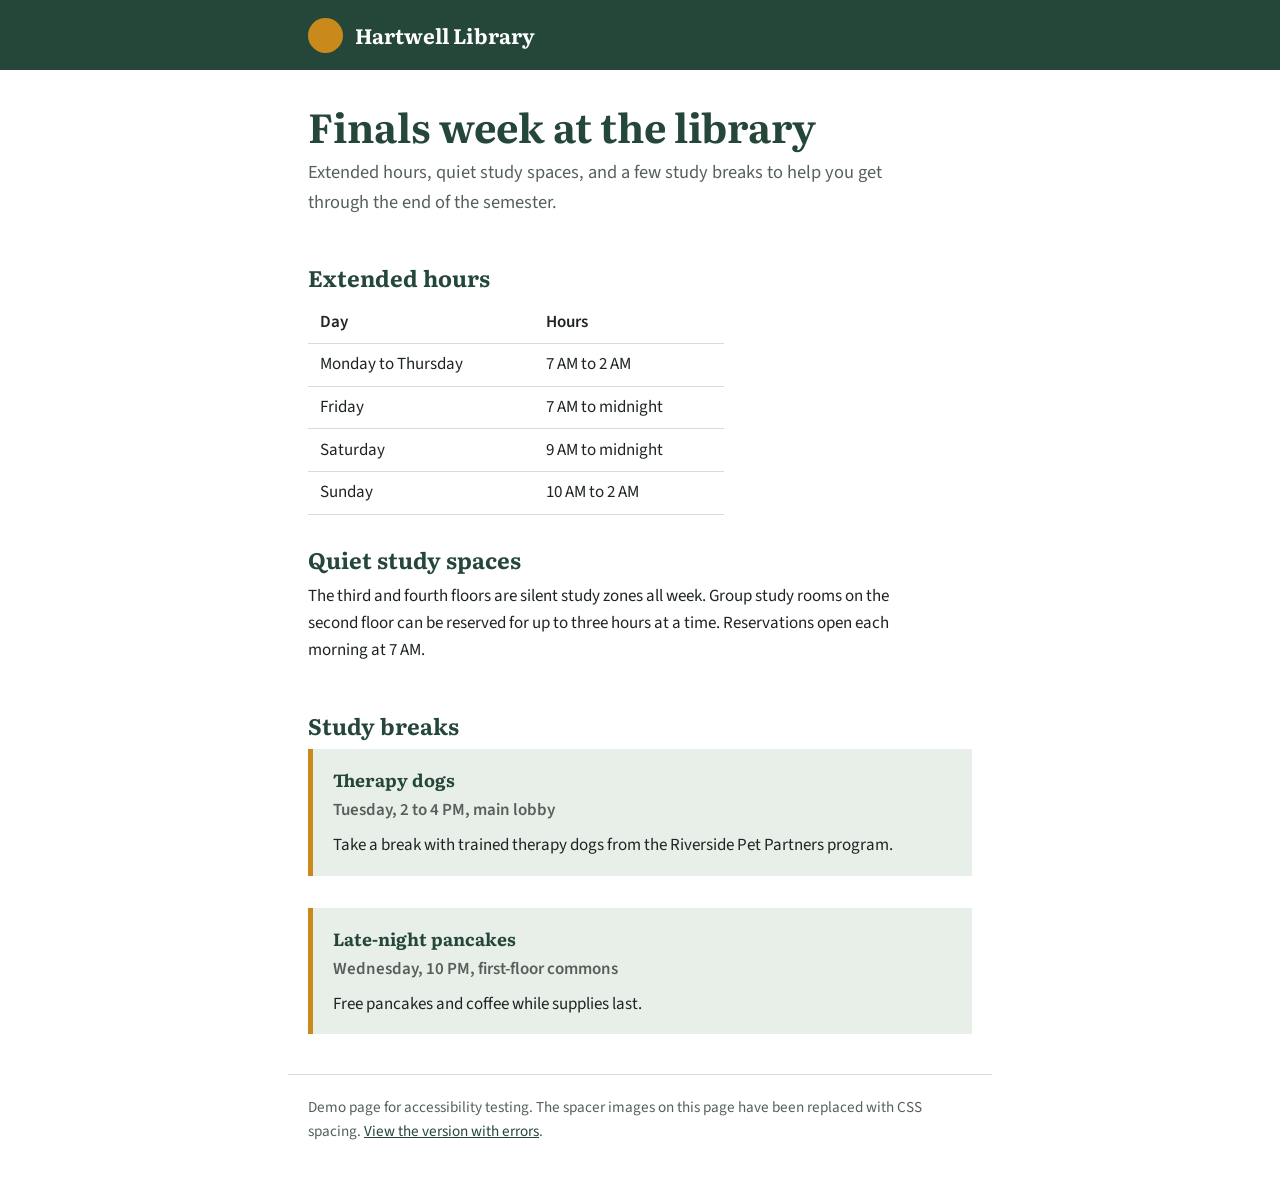
<file: index.html>
<!DOCTYPE html>
<html lang="en">
<head>
  <meta charset="utf-8">
  <meta name="viewport" content="width=device-width, initial-scale=1">
  <title>Finals week at the library (spacer images fixed)</title>
  <link rel="preconnect" href="https://fonts.googleapis.com">
  <link rel="preconnect" href="https://fonts.gstatic.com" crossorigin>
  <link href="https://fonts.googleapis.com/css2?family=Literata:wght@700&family=Source+Sans+3:wght@400;600&display=swap" rel="stylesheet">
  <link rel="stylesheet" href="styles.css">
  <style>
    /* Replaces the spacer images: 2rem (32px) is the height of spacer.gif.
       Paragraphs keep their usual 1rem bottom margin on top of that. */
    .space-after { margin-bottom: 2rem; }
    p.space-after { margin-bottom: 3rem; }
  </style>
</head>
<body>
  <a class="skip-link" href="#main">Skip to main content</a>

  <header class="site-header">
    <div class="inner">
      <span class="mark" aria-hidden="true"></span>
      <a class="site-name" href="index.html">Hartwell Library</a>
    </div>
  </header>

  <main id="main">
    <!-- Fixed: the spacer images have been removed, and CSS margins create the same space. -->
    <h1>Finals week at the library</h1>
    <p class="lede space-after">Extended hours, quiet study spaces, and a few study breaks to help you get through the end of the semester.</p>

    <h2>Extended hours</h2>
    <table class="hours space-after">
      <caption class="visually-hidden">Library hours during finals week</caption>
      <thead><tr><th scope="col">Day</th><th scope="col">Hours</th></tr></thead>
      <tbody>
        <tr><td>Monday to Thursday</td><td>7 AM to 2 AM</td></tr>
        <tr><td>Friday</td><td>7 AM to midnight</td></tr>
        <tr><td>Saturday</td><td>9 AM to midnight</td></tr>
        <tr><td>Sunday</td><td>10 AM to 2 AM</td></tr>
      </tbody>
    </table>

    <h2>Quiet study spaces</h2>
    <p class="space-after">The third and fourth floors are silent study zones all week. Group study rooms on the second floor can be reserved for up to three hours at a time. Reservations open each morning at 7 AM.</p>

    <h2>Study breaks</h2>
    <div class="event space-after">
      <h3>Therapy dogs</h3>
      <p class="when">Tuesday, 2 to 4 PM, main lobby</p>
      <p>Take a break with trained therapy dogs from the Riverside Pet Partners program.</p>
    </div>

    <div class="event">
      <h3>Late-night pancakes</h3>
      <p class="when">Wednesday, 10 PM, first-floor commons</p>
      <p>Free pancakes and coffee while supplies last.</p>
    </div>
  </main>

  <footer>Demo page for accessibility testing. The spacer images on this page have been replaced with CSS spacing. <a href="index.html">View the version with errors</a>.</footer>
</body>
</html>
</file>
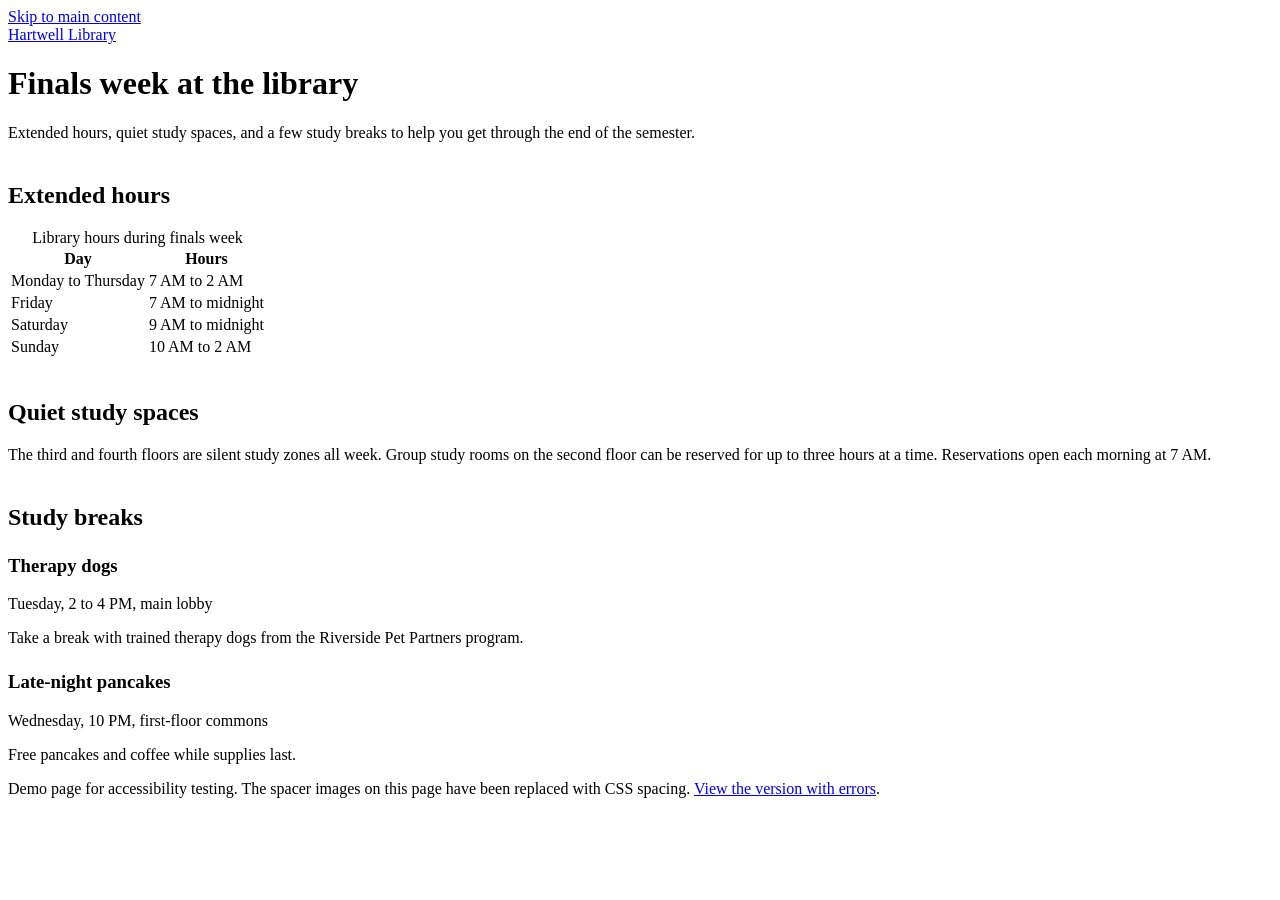
<file: fixed-css.html>
<!DOCTYPE html>
<html lang="en">
<head>
  <meta charset="utf-8">
  <meta name="viewport" content="width=device-width, initial-scale=1">
  <title>Finals week at the library (spacer images fixed with CSS)</title>
  <style>
    /* Replaces the spacer images: CSS margins create the space between sections */
    .section {
      margin-top: 40px;
    }

    .event {
      margin-top: 24px;
    }
  </style>
</head>
<body>
  <a href="#main">Skip to main content</a>

  <header>
    <a href="index.html">Hartwell Library</a>
  </header>

  <main id="main">
    <h1>Finals week at the library</h1>
    <p>Extended hours, quiet study spaces, and a few study breaks to help you get through the end of the semester.</p>

    <section class="section">
      <h2>Extended hours</h2>
      <table>
        <caption>Library hours during finals week</caption>
        <thead>
          <tr>
            <th scope="col">Day</th>
            <th scope="col">Hours</th>
          </tr>
        </thead>
        <tbody>
          <tr>
            <td>Monday to Thursday</td>
            <td>7 AM to 2 AM</td>
          </tr>
          <tr>
            <td>Friday</td>
            <td>7 AM to midnight</td>
          </tr>
          <tr>
            <td>Saturday</td>
            <td>9 AM to midnight</td>
          </tr>
          <tr>
            <td>Sunday</td>
            <td>10 AM to 2 AM</td>
          </tr>
        </tbody>
      </table>
    </section>

    <section class="section">
      <h2>Quiet study spaces</h2>
      <p>The third and fourth floors are silent study zones all week. Group study rooms on the second floor can be reserved for up to three hours at a time. Reservations open each morning at 7 AM.</p>
    </section>

    <section class="section">
      <h2>Study breaks</h2>

      <div class="event">
        <h3>Therapy dogs</h3>
        <p>Tuesday, 2 to 4 PM, main lobby</p>
        <p>Take a break with trained therapy dogs from the Riverside Pet Partners program.</p>
      </div>

      <div class="event">
        <h3>Late-night pancakes</h3>
        <p>Wednesday, 10 PM, first-floor commons</p>
        <p>Free pancakes and coffee while supplies last.</p>
      </div>
    </section>
  </main>

  <footer>
    <p>Demo page for accessibility testing. The spacer images on this page have been replaced with CSS spacing. <a href="index.html">View the version with errors</a>.</p>
  </footer>
</body>
</html>
</file>
<file: styles.css>
:root {
  --paper: #ffffff;
  --ink: #1e2422;
  --ink-soft: #55605b;
  --green: #24473a;
  --green-light: #e8efe9;
  --ochre: #c98a1b;
  --line: #d5ddd7;
}
* { box-sizing: border-box; }
html { background: var(--paper); }
body {
  margin: 0;
  font-family: "Source Sans 3", "Segoe UI", Verdana, sans-serif;
  font-size: 1.0625rem;
  line-height: 1.6;
  color: var(--ink);
  background: var(--paper);
}
.skip-link { position: absolute; left: 1rem; top: -3rem; background: var(--ink); color: #fff; padding: .5rem .9rem; z-index: 10; }
.skip-link:focus { top: 1rem; }

.site-header { background: var(--green); color: #fff; }
.site-header .inner { max-width: 44rem; margin: 0 auto; padding: 1.1rem 1.25rem; display: flex; align-items: center; gap: .75rem; }
.mark { width: 2.2rem; height: 2.2rem; border-radius: 50%; background: var(--ochre); flex: none; }
.site-name { font-family: "Literata", Georgia, serif; font-weight: 700; font-size: 1.3rem; color: #fff; text-decoration: none; }

main { max-width: 44rem; margin: 0 auto; padding: 2rem 1.25rem 2.5rem; }
h1, h2 { font-family: "Literata", Georgia, serif; color: var(--green); line-height: 1.2; }
h1 { font-size: clamp(1.9rem, 5vw, 2.5rem); margin: 0 0 .5rem; }
h2 { font-size: 1.4rem; margin: 0 0 .6rem; }
p { margin: 0 0 1rem; max-width: 38rem; }
.lede { font-size: 1.15rem; color: var(--ink-soft); }
a { color: var(--green); }
:focus-visible { outline: 3px solid var(--ochre); outline-offset: 2px; }

/* Spacer images: white on white, so they're invisible */
img.spacer { display: block; max-width: 100%; height: auto; }

/* Add #show-spacers to the page address to outline the spacer images while recording */
.show-spacers img.spacer { outline: 3px dashed var(--ochre); outline-offset: 0; }

.hours { border-collapse: collapse; width: 100%; max-width: 26rem; }
.hours th, .hours td { text-align: left; padding: .45rem .75rem; border-bottom: 1px solid var(--line); }
.hours th { font-weight: 600; }

.event { background: var(--green-light); border-left: 5px solid var(--ochre); padding: 1rem 1.25rem; }
.event h3 { font-family: "Literata", Georgia, serif; font-size: 1.1rem; margin: 0 0 .25rem; color: var(--green); }
.event p { margin: 0 0 .5rem; }
.event p:last-child { margin: 0; }
.when { color: var(--ink-soft); font-weight: 600; }

footer { max-width: 44rem; margin: 0 auto 2.5rem; padding: 1.25rem; border-top: 1px solid var(--line); font-size: .95rem; color: var(--ink-soft); }

.visually-hidden { position: absolute; width: 1px; height: 1px; margin: -1px; padding: 0; border: 0; overflow: hidden; clip: rect(0 0 0 0); white-space: nowrap; }
</file>
